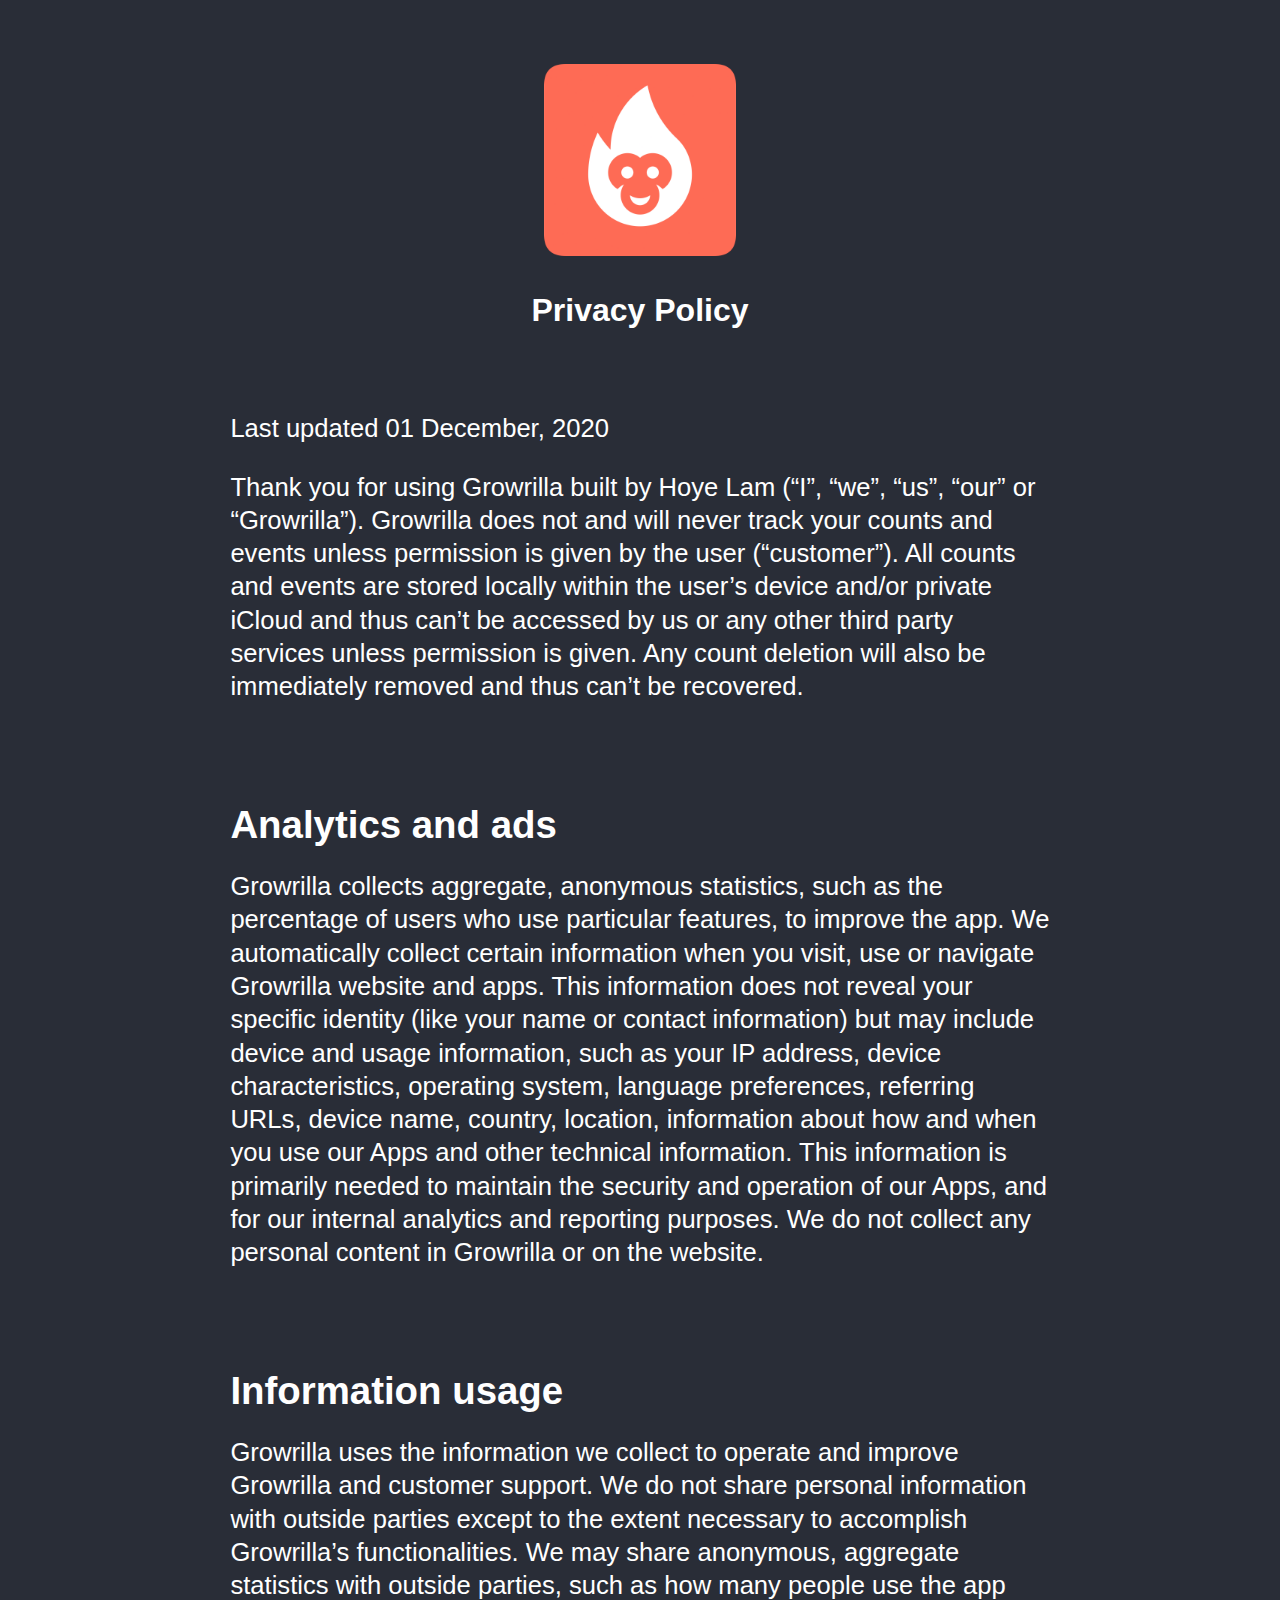
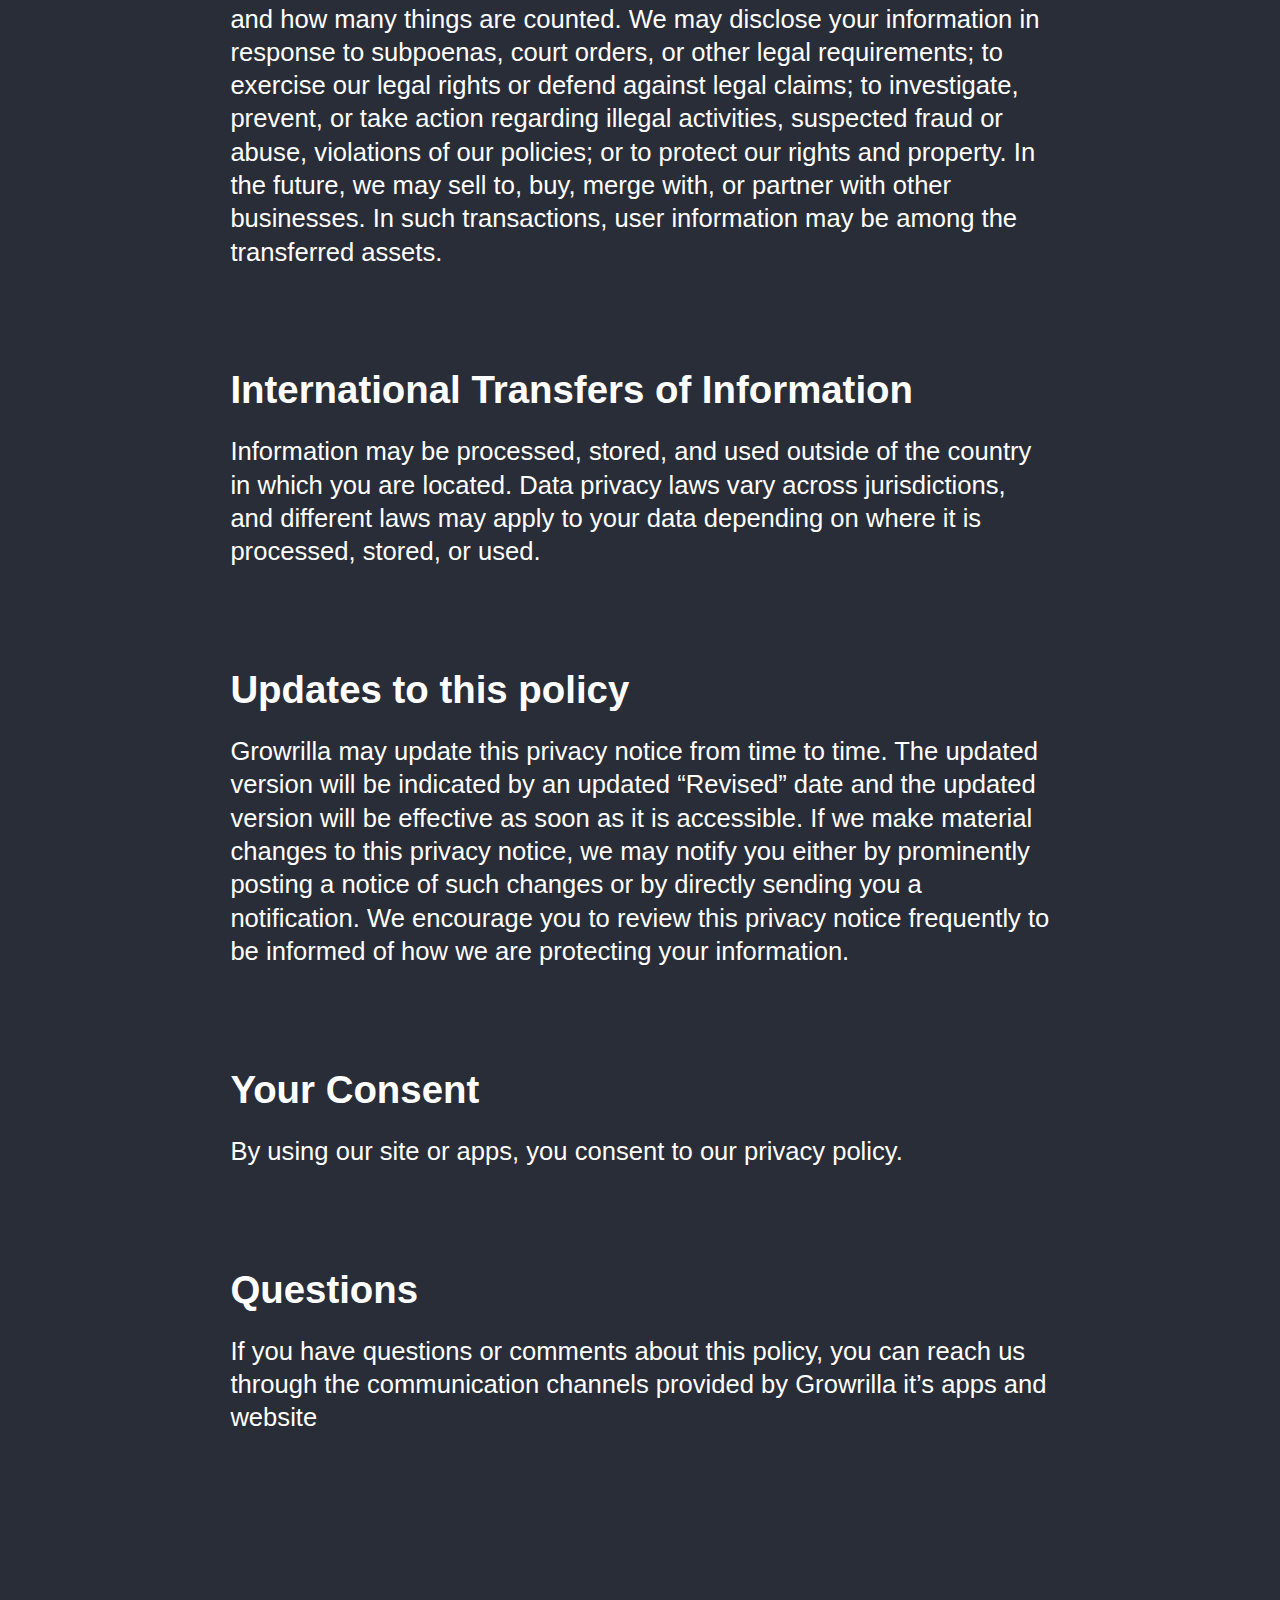
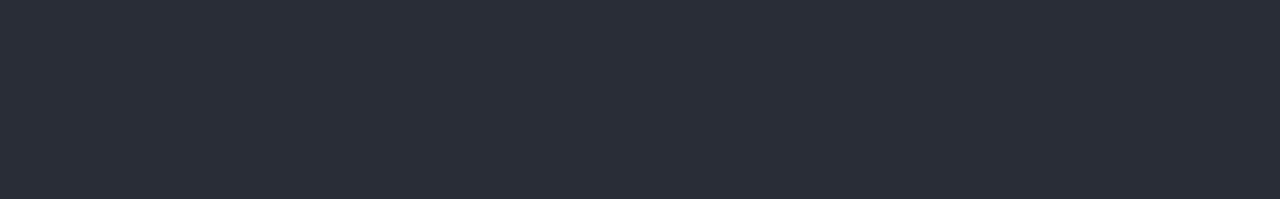
<file: privacy.html>
<!DOCTYPE html>
<html lang="en">

<head>
    <!-- Global site tag (gtag.js) - Google Analytics -->
    <script async src="https://www.googletagmanager.com/gtag/js?id=UA-167515906-1"></script>
    <script>
        window.dataLayer = window.dataLayer || [];
        function gtag(){dataLayer.push(arguments);}
        gtag('js', new Date());

        gtag('config', 'UA-167515906-1');
    </script>
    <meta charset="UTF-8">
    <meta name="viewport" content="width=device-width, initial-scale=1.0">
    <meta http-equiv="X-UA-Compatible" content="ie=edge">
    <meta property="og:site_name" content="Growrilla">
    <meta property="og:title" content="Growrilla Mobile App"/>
    <meta property="og:type" content="website"/>
    <meta property="og:url" content="https://growrilla.app"/>
    <meta property="og:image" content="./images/AppLogo.png"/>
    <meta property="og:description" content="Growrilla - Privacy Policy"/>
    <meta name="title" content="Growrilla Privacy Policy">
    <meta name="description" content="Growrilla - Count Anything">
    <meta name="keywords" content="iOS, Mobile, App, Tracking, Counting, Count, Life, Habit, Habits, Stats, Statistics">
    <link rel="stylesheet" href="css/styles.css">
    <link rel="icon" href="favicon.ico">
    <title>Growrilla</title>
</head>

<body>
    <div>
        <section class="head-section">
            <div class="flex-grid">
                <div class="col">
                    <center>
                        <a href="index.html">
                            <img src="./images/AppLogo.png"class="applogo"></img>
                        </a>
                        <h1 class="subHeading">Privacy Policy</h1>
                    
                    </center>
                </div>
            </div>
        </section>

    </div>

    <center>
    <div style="text-align: left; max-width: 80%;">
        <section class="section">
            <div class="flex-grid">
                <div class="col">
                        <p class="privacyContent">
                            Last updated 01 December, 2020
                        </p>
                        <p class="privacyContent">
                            Thank you for using Growrilla built by Hoye Lam (“I”, “we”, “us”, “our” or “Growrilla”). Growrilla does not and will never track your counts and events unless permission is given by the user (“customer”). 
                            All counts and events are stored locally within the user’s device and/or private iCloud and thus can’t be accessed by us or any other third party services unless permission is given. Any count deletion will also be immediately removed and thus can’t be recovered.
                        </p>
                </div>
            </div>
        </section>

        <section class="section">
            <div class="flex-grid">
                <div class="col">
                        <h1 class="sectionHeading">Analytics and ads</h1>
                        <p class="privacyContent">
                            Growrilla collects aggregate, anonymous statistics, such as the percentage of users who use particular features, to improve the app.
                            We automatically collect certain information when you visit, use or navigate Growrilla website and apps. This information does not reveal your specific identity (like your name or contact information) but may include device and usage information, such as your IP address, device characteristics, operating system, language preferences, referring URLs, device name, country, location, information about how and when you use our Apps and other technical information. This information is primarily needed to maintain the security and operation of our Apps, and for our internal analytics and reporting purposes.
                            
                            We do not collect any personal content in Growrilla or on the website.
                        </p>
                </div>
            </div>
        </section>

        <section class="section">
            <div class="flex-grid">
                <div class="col">
                        <h1 class="sectionHeading">Information usage </h1>
                        <p class="privacyContent">
                            Growrilla uses the information we collect to operate and improve Growrilla and customer support. We do not share personal information with outside parties except to the extent necessary to accomplish Growrilla’s functionalities. We may share anonymous, aggregate statistics with outside parties, such as how many people use the app and how many things are counted. We may disclose your information in response to subpoenas, court orders, or other legal requirements; to exercise our legal rights or defend against legal claims; to investigate, prevent, or take action regarding illegal activities, suspected fraud or abuse, violations of our policies; or to protect our rights and property.
                            In the future, we may sell to, buy, merge with, or partner with other businesses. In such transactions, user information may be among the transferred assets.
                        </p>
                </div>
            </div>
        </section>

        <section class="section">
            <div class="flex-grid">
                <div class="col">
                        <h1 class="sectionHeading">International Transfers of Information</h1>
                        <p class="privacyContent">
                            Information may be processed, stored, and used outside of the country in which you are located. Data privacy laws vary across jurisdictions, and different laws may apply to your data depending on where it is processed, stored, or used.
                        </p>
                </div>
            </div>
        </section>

        <section class="section">
            <div class="flex-grid">
                <div class="col">
                        <h1 class="sectionHeading">Updates to this policy</h1>
                        <p class="privacyContent">
                            Growrilla may update this privacy notice from time to time. The updated version will be indicated by an updated “Revised” date and the updated version will be effective as soon as it is accessible. If we make material changes to this privacy notice, we may notify you either by prominently posting a notice of such changes or by directly sending you a notification. We encourage you to review this privacy notice frequently to be informed of how we are protecting your information. 
                        </p>
                </div>
            </div>
        </section>

        <section class="section">
            <div class="flex-grid">
                <div class="col">
                        <h1 class="sectionHeading">Your Consent</h1>
                        <p class="privacyContent">
                            By using our site or apps, you consent to our privacy policy.
                        </p>
                </div>
            </div>
        </section>

        <section class="section">
            <div class="flex-grid">
                <div class="col">
                        <h1 class="sectionHeading">Questions</h1>
                        <p class="privacyContent">
                            If you have questions or comments about this policy, you can reach us through the communication channels provided by Growrilla it’s apps and website
                        </p>
                </div>
            </div>
        </section>
    </div>
    </center>

    <!-- And more -->
    <section class="footer-section fade-in three">
        <div class="flex-grid fade">
            <div class="col">
                <center>
                <p class="secondarySubHeading" style="padding-top: 2.5%">
                    <a href="tos.html" class="link">Terms and Conditions</a>
                </p>
                <p class="secondarySubHeading" style="padding-top: 2.5%">
                        Development by <a href="https://twitter.com/hoyelam" class="link">Hoye Lam</a>
                </p>
                <p class="secondarySubHeading"">
                    ©2020 Kin-Yee
                </p>
                </center>
            </div>
        </div>
    </section>
</body>

</html>
</file>
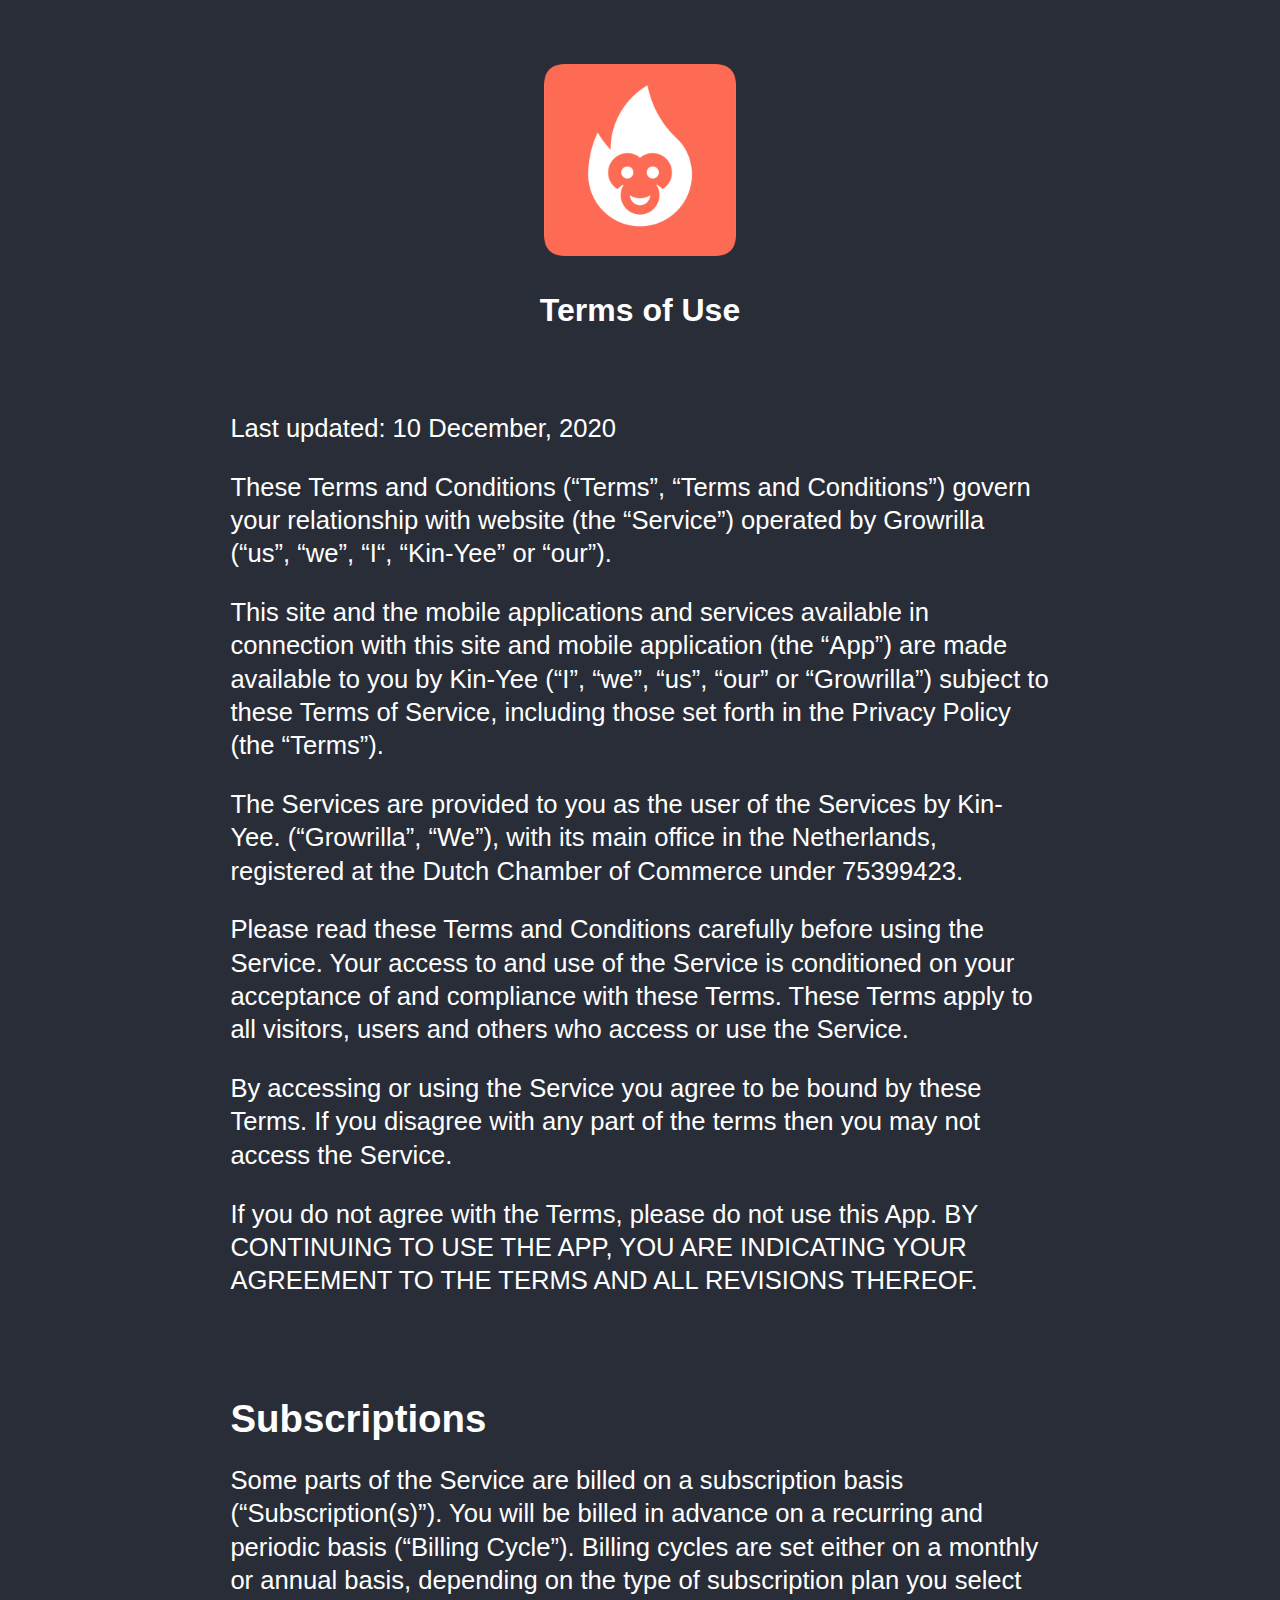
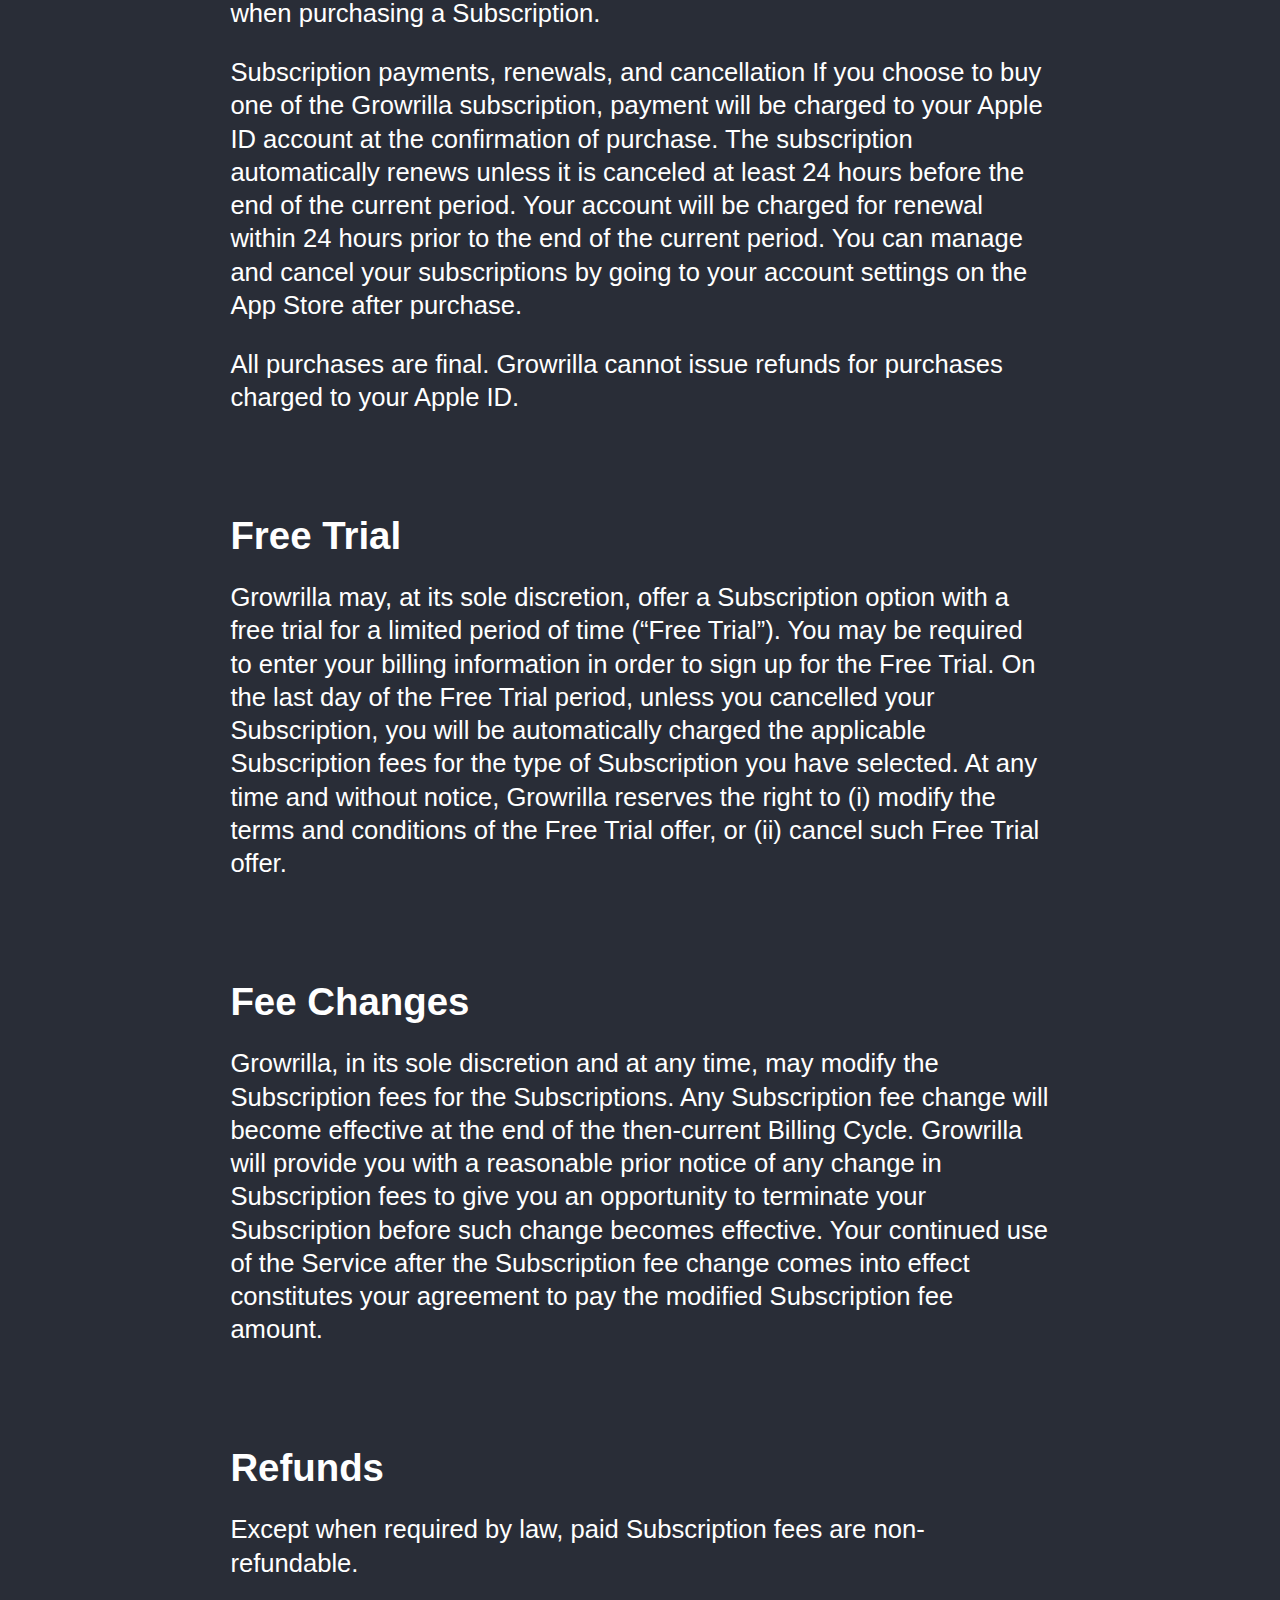
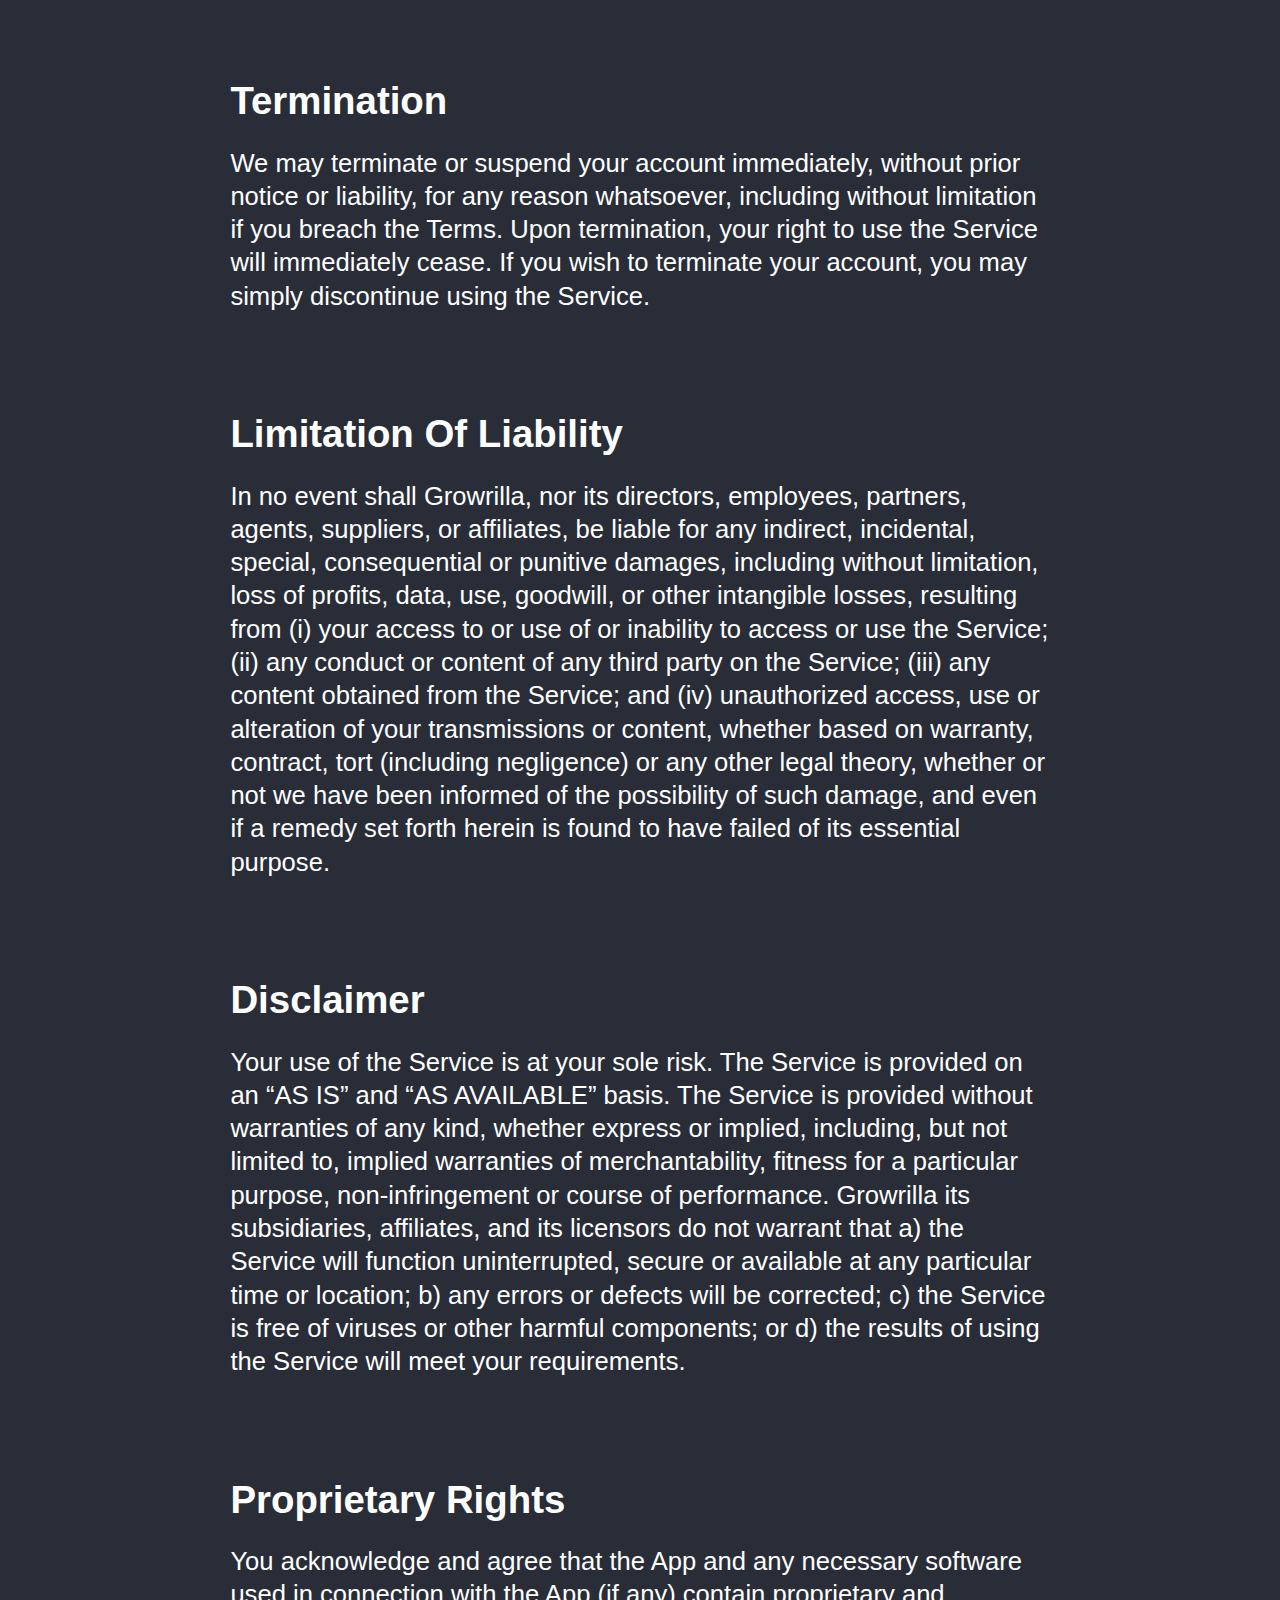
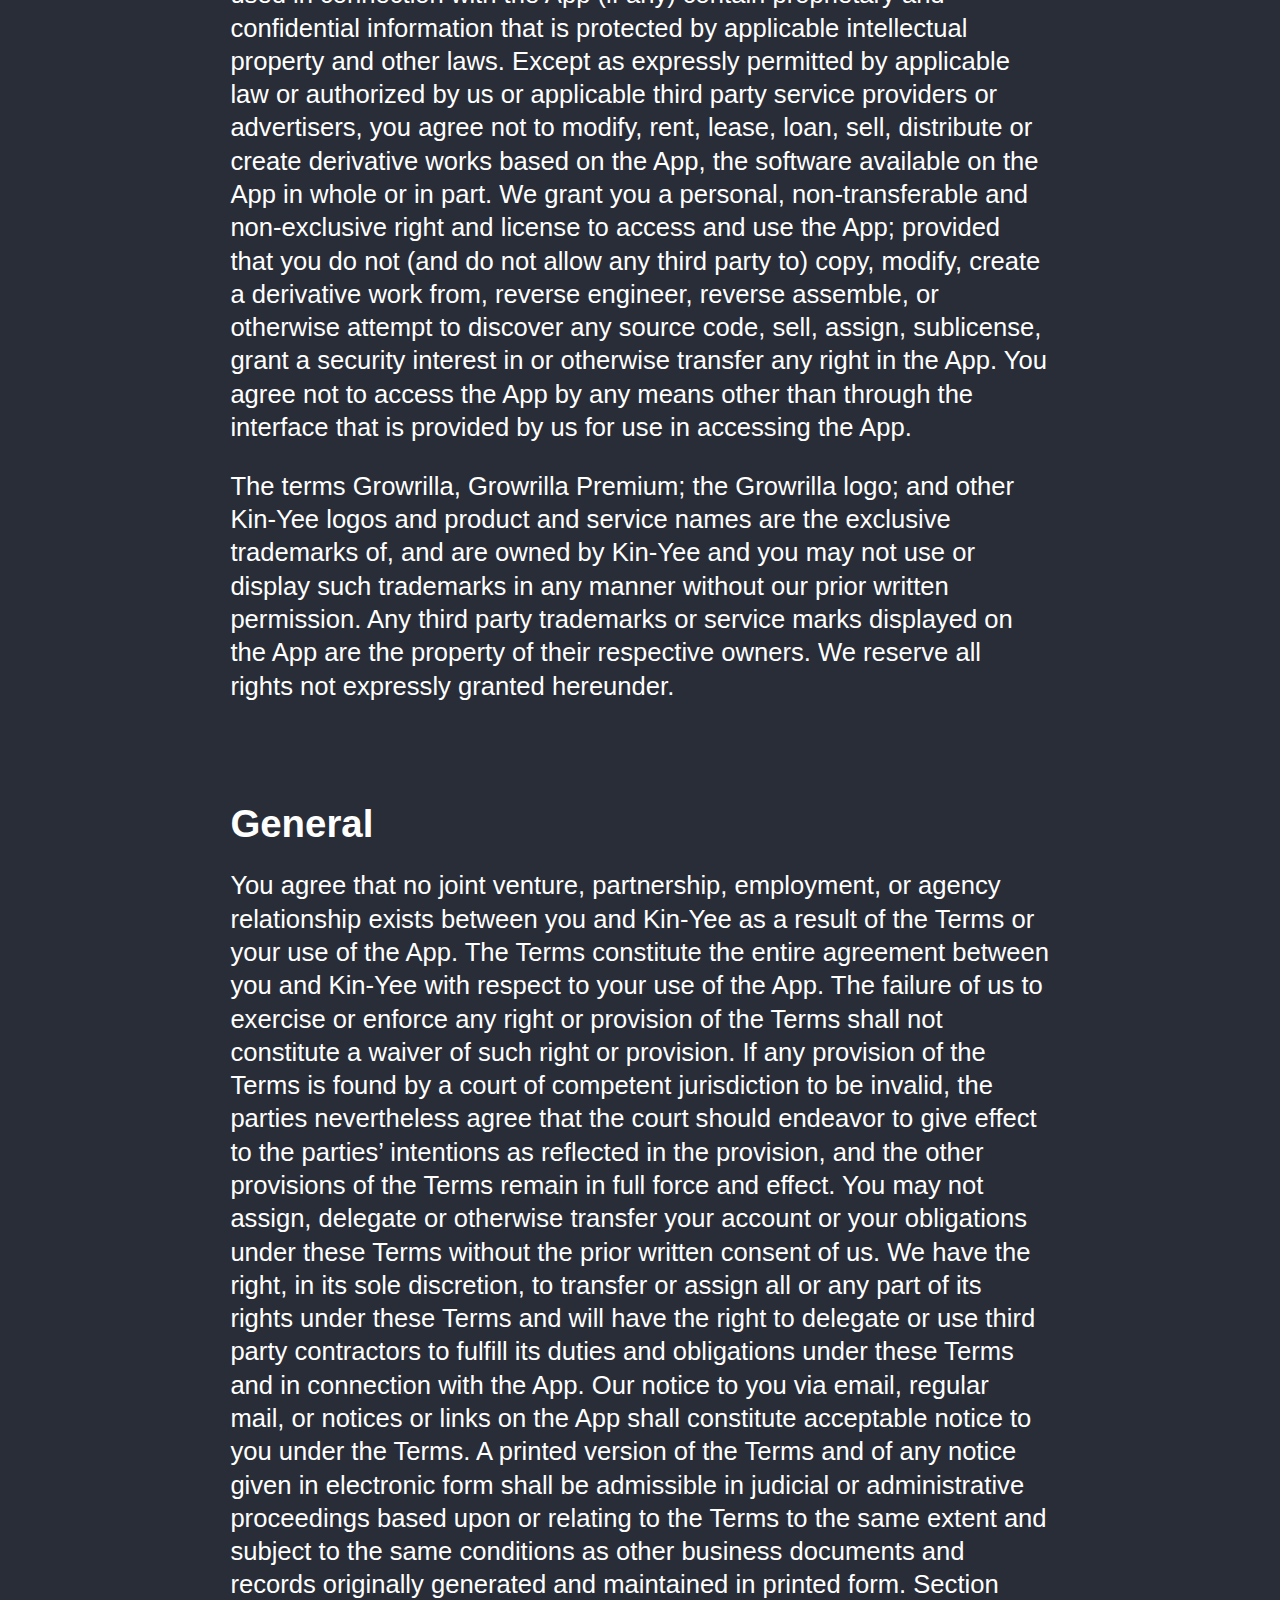
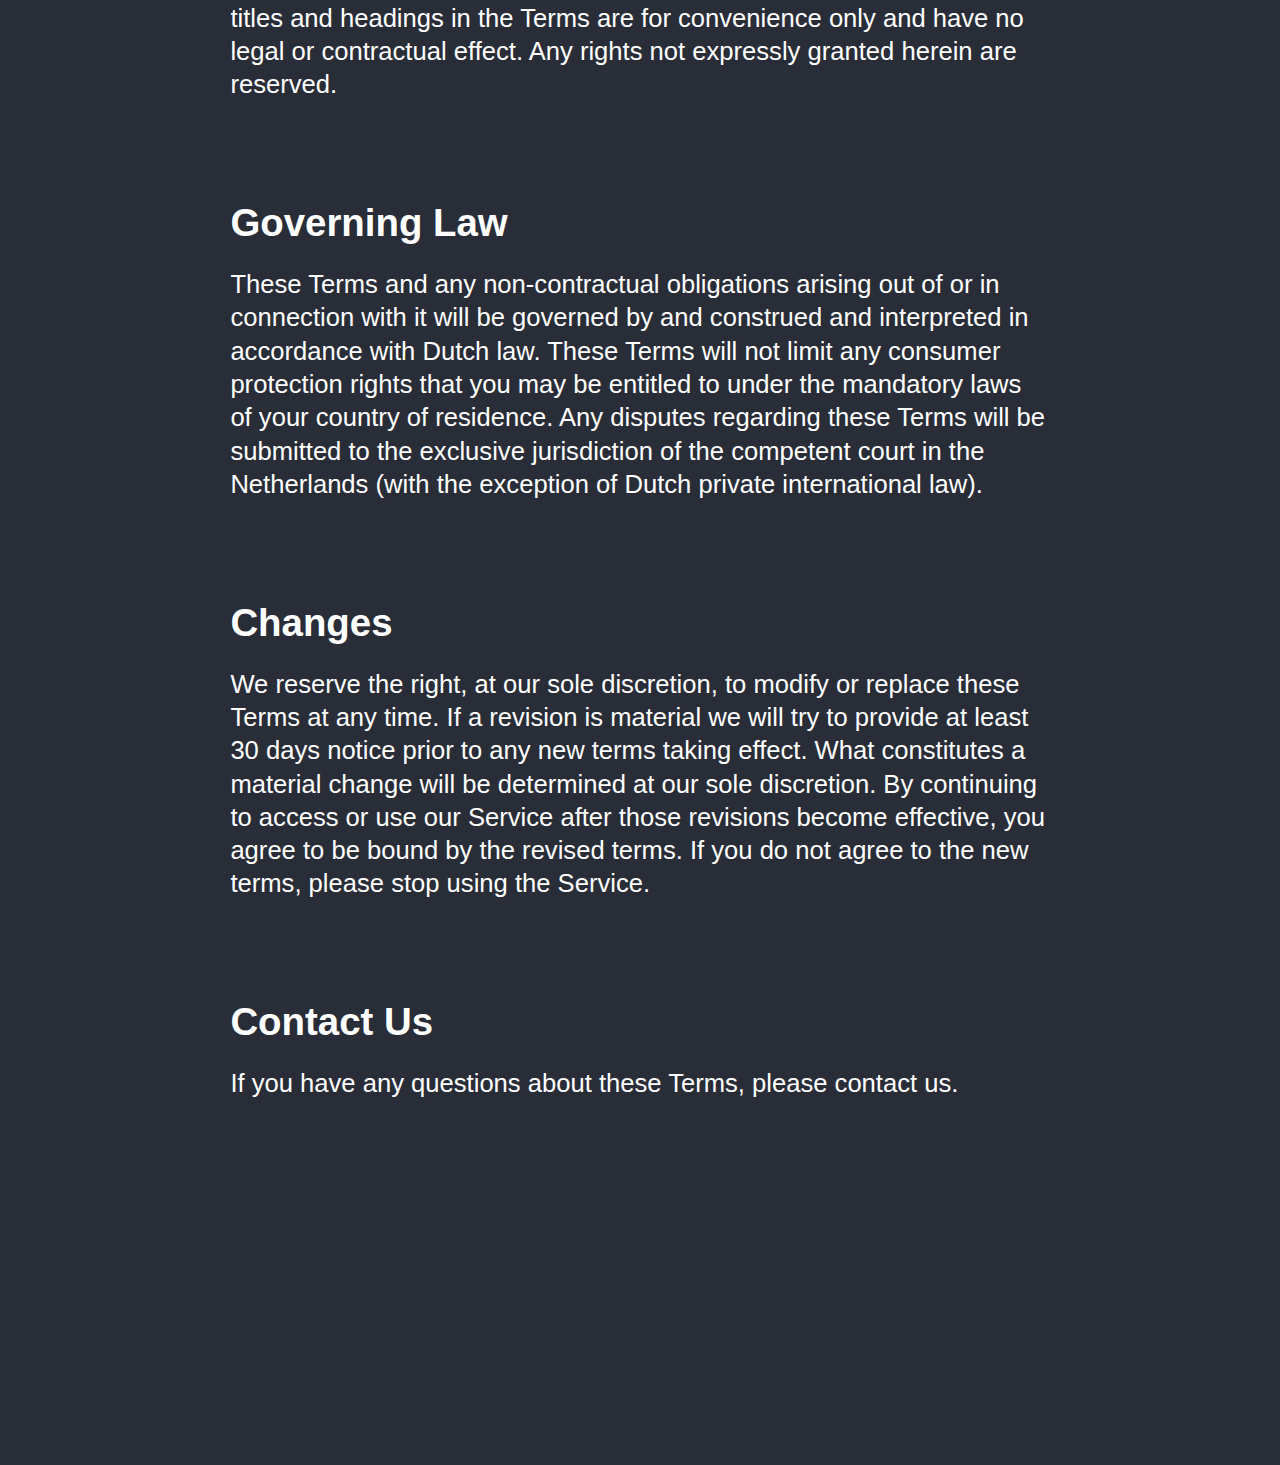
<file: tos.html>
<!DOCTYPE html>
<html lang="en">

<head>
    <!-- Global site tag (gtag.js) - Google Analytics -->
    <script async src="https://www.googletagmanager.com/gtag/js?id=UA-167515906-1"></script>
    <script>
        window.dataLayer = window.dataLayer || [];
        function gtag(){dataLayer.push(arguments);}
        gtag('js', new Date());

        gtag('config', 'UA-167515906-1');
    </script>
    <meta charset="UTF-8">
    <meta name="viewport" content="width=device-width, initial-scale=1.0">
    <meta http-equiv="X-UA-Compatible" content="ie=edge">
    <meta property="og:site_name" content="Growrilla">
    <meta property="og:title" content="Growrilla Mobile App"/>
    <meta property="og:type" content="website"/>
    <meta property="og:url" content="https://growrilla.app"/>
    <meta property="og:image" content="./images/AppLogo.png"/>
    <meta property="og:description" content="Growrilla - Terms of Use"/>
    <meta name="title" content="Growrilla Terms of Use">
    <meta name="description" content="Growrilla - Count Anything">
    <meta name="keywords" content="iOS, Mobile, App, Tracking, Counting, Count, Life, Habit, Habits, Stats, Statistics">
    <link rel="stylesheet" href="css/styles.css">
    <link rel="icon" href="favicon.ico">
    <title>Growrilla</title>
</head>

<body>
    <div>
        <section class="head-section">
            <div class="flex-grid">
                <div class="col">
                    <center>
                        <a href="index.html">
                            <img src="./images/AppLogo.png"class="applogo"></img>
                        </a>
                        <h1 class="subHeading">Terms of Use</h1>
                    
                    </center>
                </div>
            </div>
        </section>

    </div>

    <center>
    <div style="text-align: left; max-width: 80%;">
        <section class="section">
            <div class="flex-grid">
                <div class="col">
                        <p class="privacyContent">
                            Last updated: 10 December, 2020
                        </p>
                        <p class="privacyContent">
                            These Terms and Conditions (“Terms”, “Terms and Conditions”) govern your relationship with website (the “Service”) operated by Growrilla (“us”, “we”, “I“,  “Kin-Yee” or “our”).
                        </p>
                        <p class="privacyContent">
                            This site and the mobile applications and services available in connection with this site and mobile application (the “App”) are made available to you by Kin-Yee  (“I”, “we”, “us”, “our” or “Growrilla”) subject to these Terms of Service, including those set forth in the Privacy Policy (the “Terms”).
                        </p>
                        <p class="privacyContent">
                            The Services are provided to you as the user of the Services by Kin-Yee. (“Growrilla”, “We”), with its main office in the Netherlands, registered at the Dutch Chamber of Commerce under 75399423.
                        </p>
                        <p class="privacyContent">
                            Please read these Terms and Conditions carefully before using the Service.
                            Your access to and use of the Service is conditioned on your acceptance of and compliance with these Terms. These Terms apply to all visitors, users and others who access or use the Service.
                        </p>
                        <p class="privacyContent">
                            By accessing or using the Service you agree to be bound by these Terms. If you disagree with any part of the terms then you may not access the Service.
                        </p>
                        <p class="privacyContent">
                            If you do not agree with the Terms, please do not use this App. BY CONTINUING TO USE THE APP, YOU ARE INDICATING YOUR AGREEMENT TO THE TERMS AND ALL REVISIONS THEREOF.
                        </p>
                </div>
            </div>
        </section>

        <section class="section">
            <div class="flex-grid">
                <div class="col">
                        <h1 class="sectionHeading">Subscriptions</h1>
                        <p class="privacyContent">
                            Some parts of the Service are billed on a subscription basis (“Subscription(s)”). You will be billed in advance on a recurring and periodic basis (“Billing Cycle”). Billing cycles are set either on a monthly or annual basis, depending on the type of subscription plan you select when purchasing a Subscription.
                        </p>
                        <p class="privacyContent">
                            Subscription payments, renewals, and cancellation If you choose to buy one of the Growrilla subscription, payment will be charged to your Apple ID account at the confirmation of purchase. The subscription automatically renews unless it is canceled at least 24 hours before the end of the current period. Your account will be charged for renewal within 24 hours prior to the end of the current period. You can manage and cancel your subscriptions by going to your account settings on the App Store after purchase.
                        </p>
                        <p class="privacyContent">
                            All purchases are final. Growrilla cannot issue refunds for purchases charged to your Apple ID.
                        </p>
                </div>
            </div>
        </section>

        <section class="section">
            <div class="flex-grid">
                <div class="col">
                        <h1 class="sectionHeading">Free Trial</h1>
                        <p class="privacyContent">
                            Growrilla may, at its sole discretion, offer a Subscription option with a free trial for a limited period of time (“Free Trial”).
You may be required to enter your billing information in order to sign up for the Free Trial.
On the last day of the Free Trial period, unless you cancelled your Subscription, you will be automatically charged the applicable Subscription fees for the type of Subscription you have selected.
At any time and without notice, Growrilla reserves the right to (i) modify the terms and conditions of the Free Trial offer, or (ii) cancel such Free Trial offer.
                        </p>
                </div>
            </div>
        </section>

        <section class="section">
            <div class="flex-grid">
                <div class="col">
                        <h1 class="sectionHeading">Fee Changes</h1>
                        <p class="privacyContent">
                            Growrilla, in its sole discretion and at any time, may modify the Subscription fees for the Subscriptions. Any Subscription fee change will become effective at the end of the then-current Billing Cycle.
                            Growrilla will provide you with a reasonable prior notice of any change in Subscription fees to give you an opportunity to terminate your Subscription before such change becomes effective.
                            Your continued use of the Service after the Subscription fee change comes into effect constitutes your agreement to pay the modified Subscription fee amount.                            
                        </p>
                </div>
            </div>
        </section>

        <section class="section">
            <div class="flex-grid">
                <div class="col">
                        <h1 class="sectionHeading">Refunds</h1>
                        <p class="privacyContent">
                            Except when required by law, paid Subscription fees are non-refundable.
                        </p>
                </div>
            </div>
        </section>

        <section class="section">
            <div class="flex-grid">
                <div class="col">
                        <h1 class="sectionHeading">Termination</h1>
                        <p class="privacyContent">
                            We may terminate or suspend your account immediately, without prior notice or liability, for any reason whatsoever, including without limitation if you breach the Terms.
                            Upon termination, your right to use the Service will immediately cease. If you wish to terminate your account, you may simply discontinue using the Service.
                        </p>
                </div>
            </div>
        </section>

        <section class="section">
            <div class="flex-grid">
                <div class="col">
                        <h1 class="sectionHeading">Limitation Of Liability</h1>
                        <p class="privacyContent">
                            In no event shall Growrilla, nor its directors, employees, partners, agents, suppliers, or affiliates, be liable for any indirect, incidental, special, consequential or punitive damages, including without limitation, loss of profits, data, use, goodwill, or other intangible losses, resulting from (i) your access to or use of or inability to access or use the Service; (ii) any conduct or content of any third party on the Service; (iii) any content obtained from the Service; and (iv) unauthorized access, use or alteration of your transmissions or content, whether based on warranty, contract, tort (including negligence) or any other legal theory, whether or not we have been informed of the possibility of such damage, and even if a remedy set forth herein is found to have failed of its essential purpose.
                        </p>
                </div>
            </div>
        </section>

        <section class="section">
            <div class="flex-grid">
                <div class="col">
                        <h1 class="sectionHeading">Disclaimer</h1>
                        <p class="privacyContent">
                            Your use of the Service is at your sole risk. The Service is provided on an “AS IS” and “AS AVAILABLE” basis. The Service is provided without warranties of any kind, whether express or implied, including, but not limited to, implied warranties of merchantability, fitness for a particular purpose, non-infringement or course of performance.
                            Growrilla its subsidiaries, affiliates, and its licensors do not warrant that a) the Service will function uninterrupted, secure or available at any particular time or location; b) any errors or defects will be corrected; c) the Service is free of viruses or other harmful components; or d) the results of using the Service will meet your requirements.
                        </p>
                </div>
            </div>
        </section>

        <section class="section">
            <div class="flex-grid">
                <div class="col">
                        <h1 class="sectionHeading">Proprietary Rights</h1>
                        <p class="privacyContent"> 
                            You acknowledge and agree that the App and any necessary software used in connection with the App (if any) contain proprietary and confidential information that is protected by applicable intellectual property and other laws. Except as expressly permitted by applicable law or authorized by us or applicable third party service providers or advertisers, you agree not to modify, rent, lease, loan, sell, distribute or create derivative works based on the App, the software available on the App in whole or in part.
                            We grant you a personal, non-transferable and non-exclusive right and license to access and use the App; provided that you do not (and do not allow any third party to) copy, modify, create a derivative work from, reverse engineer, reverse assemble, or otherwise attempt to discover any source code, sell, assign, sublicense, grant a security interest in or otherwise transfer any right in the App. You agree not to access the App by any means other than through the interface that is provided by us for use in accessing the App.  
                        </p>
                        <p class="privacyContent"> 
                            The terms Growrilla, Growrilla Premium; the Growrilla logo; and other Kin-Yee logos and product and service names are the exclusive trademarks of, and are owned by Kin-Yee and you may not use or display such trademarks in any manner without our prior written permission. Any third party trademarks or service marks displayed on the App are the property of their respective owners.
                            We reserve all rights not expressly granted hereunder.
                        </p>
                </div>
            </div>
        </section>

        <section class="section">
            <div class="flex-grid">
                <div class="col">
                        <h1 class="sectionHeading">General</h1>
                        <p class="privacyContent"> 
                            You agree that no joint venture, partnership, employment, or agency relationship exists between you and Kin-Yee as a result of the Terms or your use of the App. The Terms constitute the entire agreement between you and Kin-Yee with respect to your use of the App. The failure of us to exercise or enforce any right or provision of the Terms shall not constitute a waiver of such right or provision. If any provision of the Terms is found by a court of competent jurisdiction to be invalid, the parties nevertheless agree that the court should endeavor to give effect to the parties’ intentions as reflected in the provision, and the other provisions of the Terms remain in full force and effect. You may not assign, delegate or otherwise transfer your account or your obligations under these Terms without the prior written consent of us. We have the right, in its sole discretion, to transfer or assign all or any part of its rights under these Terms and will have the right to delegate or use third party contractors to fulfill its duties and obligations under these Terms and in connection with the App. Our notice to you via email, regular mail, or notices or links on the App shall constitute acceptable notice to you under the Terms. A printed version of the Terms and of any notice given in electronic form shall be admissible in judicial or administrative proceedings based upon or relating to the Terms to the same extent and subject to the same conditions as other business documents and records originally generated and maintained in printed form. Section titles and headings in the Terms are for convenience only and have no legal or contractual effect. Any rights not expressly granted herein are reserved.
                        </p>
                </div>
            </div>
        </section>

        <section class="section">
            <div class="flex-grid">
                <div class="col">
                        <h1 class="sectionHeading">Governing Law</h1>
                        <p class="privacyContent"> 
                            These Terms and any non-contractual obligations arising out of or in connection with it will be governed by and construed and interpreted in accordance with Dutch law. These Terms will not limit any consumer protection rights that you may be entitled to under the mandatory laws of your country of residence. Any disputes regarding these Terms will be submitted to the exclusive jurisdiction of the competent court in the Netherlands (with the exception of Dutch private international law).
                        </p>
                </div>
            </div>
        </section>

        <section class="section">
            <div class="flex-grid">
                <div class="col">
                        <h1 class="sectionHeading">Changes</h1>
                        <p class="privacyContent"> 
                            We reserve the right, at our sole discretion, to modify or replace these Terms at any time. If a revision is material we will try to provide at least 30 days notice prior to any new terms taking effect. What constitutes a material change will be determined at our sole discretion. By continuing to access or use our Service after those revisions become effective, you agree to be bound by the revised terms. If you do not agree to the new terms, please stop using the Service.
                        </p>
                </div>
            </div>
        </section>

        <section class="section">
            <div class="flex-grid">
                <div class="col">
                        <h1 class="sectionHeading">Contact Us</h1>
                        <p class="privacyContent"> 
                            If you have any questions about these Terms, please contact us.
                        </p>
                </div>
            </div>
        </section>
    </div>
    </center>

    <!-- And more -->
    <section class="footer-section fade-in three">
        <div class="flex-grid fade">
            <div class="col">
                <center>
                <p class="secondarySubHeading" style="padding-top: 2.5%">
                        <a href="privacy.html" class="link">Privacy Policy</a>
                </p>
                <p class="secondarySubHeading" style="padding-top: 2.5%">
                        Development by <a href="https://twitter.com/hoyelam" class="link">Hoye Lam</a>
                </p>
                <p class="secondarySubHeading"">
                    ©2020 Kin-Yee
                </p>
                </center>
            </div>
        </div>
    </section>
</body>

</html>
</file>
<file: css/styles.css>
.navbar {
    padding-top: 2em;
    padding-bottom: 2em;
    margin-bottom: 2em;
    display: block;
}

.container {
    font-size: 1.5vw;
    max-width: 50rem;
    padding-left: 1rem;
    padding-right: 1rem;
    margin-left: auto;
    margin-right: auto;
}

.right {
    float: right;
}

.left {
    float: left;
}

body {
    margin: 0;
    text-align: center;
    font-family: -apple-system, "Helvetica Neue", Helvetica, Arial, sans-serif;
    background-color: #292D37;
}

.privacyContent {
    text-align: left;
    font-family: -apple-system, "Helvetica Neue", Helvetica, Arial, sans-serif;
    color: white;
    font-size: 2vw;
    line-height: 1.3em;
    margin-left: 10%;
    margin-right: 10%;
}

.applogo {
    width: 15%;
    margin-bottom: 1%;
}

.link{
    color: #FD6A56;
    text-decoration: none;
}

@media only screen and (min-width: 600px) {
    .head-section {
        padding-top: 5%;
        background-color: #292D37;
        padding-bottom: 3%;
    }

    .footer-section {
        height: 20%;
        background-color: #292D37;
    }

    .appstoreLink {
        font-size: 1.8vw;
        border-width: 2px;
        border-color: #18C8B5;
        border-style: solid;
        color: #18C8B5;
        border-radius: 50px;
        background-color: none;
        padding-top: 1%;
        padding-bottom: 1%;
        padding-left: 3%;
        padding-right: 3%;
        text-decoration: none;
        transition: 0.5s;
        font-weight: 700;
        margin-bottom: 2.5%;
    }

    .appstoreLink:hover {
        font-size: 1.8vw;
        border-width: 2px;
        border-color: #FD6A56;
        border-style: solid;
        color: #fff;
        border-radius: 50px;
        background-color: #FD6A56;
        padding-top: 1%;
        padding-bottom: 1%;
        padding-left: 3%;
        padding-right: 3%;
        text-decoration: none;
        transition: 0.5s;
        font-weight: 700;
        margin-bottom: 2.5%;
    }

    .section {
        background-color: #292D37;
        z-index: 999;
        border-radius: 0px;
    }

    .sectionHeading {
        color: #fff;
        line-height: 1em;
        margin-left: 10%;
        margin-right: 10%;
        padding-top: 5%;
        font-size: 3vw;
    }

    .mainHeading {
        color: #fff;
        font-size: 5vw;
        line-height: 0.2em;
        font-weight: 700;
    }

    .subHeading {
        color: #FFF;
        font-size: 2.5vw;
        line-height: 1em;
    }

    .secondarySubHeading {
        color: #8b8c9f;
        font-size: 2vw;
        line-height: 1em;
        width: 50%;
        opacity: 0.5;
        padding-bottom: 2.5%;
    }

    .threadHeading {
        color: #fff;
        line-height: 1em;
        margin-left: 10%;
        margin-right: 10%;
        padding-top: 30%;
        font-size: 3vw;
    }

    .threadSubHeading,
    .threadSubHeading1 {
        color: #8b8c9f;
        font-size: 2vw;
        line-height: 1em;
        padding-bottom: 10%;
        margin-left: 10%;
        margin-right: 10%;
    }

    .threadSubHeading1 {
        width: 50%;
        font-size: 2vw;
    }

    .col {
        flex: 1;
    }

    .flex-grid {
        display: flex;
    }

    .image1 {
        background-color: #131217;
        width: 100%;
    }

    .image2 {
        width: 60%;

    }

    .fade-in.one {
        -webkit-animation-delay: 0.1s;
        -moz-animation-delay: 0.1s;
        animation-delay: 0.1s;
    }

    .fade-in.two {
        -webkit-animation-delay: 1.2s;
        -moz-animation-delay: 1.2s;
        animation-delay: 1.2s;
    }

    .fade-in.three {
        -webkit-animation-delay: 1.8s;
        -moz-animation-delay: 1.8s;
        animation-delay: 1.8s;
    }

    .fade-in.four {
        -webkit-animation-delay: 2.0s;
        -moz-animation-delay: 2.0s;
        animation-delay: 2.0s;
    }


    @-webkit-keyframes fadeIn {
        from {
            opacity: 0;
        }

        to {
            opacity: 1;
        }
    }

    @-moz-keyframes fadeIn {
        from {
            opacity: 0;
        }

        to {
            opacity: 1;
        }
    }

    @keyframes fadeIn {
        from {
            opacity: 0;
        }

        to {
            opacity: 1;
        }
    }


    .fade-in {
        opacity: 0;
        -webkit-animation: fadeIn ease-in 1;
        -moz-animation: fadeIn ease-in 1;
        animation: fadeIn ease-in 1;

        -webkit-animation-fill-mode: forwards;
        -moz-animation-fill-mode: forwards;
        animation-fill-mode: forwards;

        -webkit-animation-duration: 1s;
        -moz-animation-duration: 1s;
        animation-duration: 1s;
    }
}

@media only screen and (max-width: 600px) {
    .head-section {
        padding-top: 15%;
        background-color: #292D37;
        padding-bottom: 20%;
    }

    .footer-section {
        height: 20%;
        background-color: #292D37;
    }

    .appstoreLink {
        font-size: 6vw;
        border-width: 2px;
        border-color: #FD6A56;
        border-style: solid;
        color: #FD6A56;
        border-radius: 50px;
        background-color: none;
        padding-top: 3%;
        padding-bottom: 3%;
        padding-left: 10%;
        padding-right: 10%;
        text-decoration: none;
        transition: 0.5s;
        font-weight: 700;
        margin-bottom: 2.5%;
    }

    .appstoreLink:hover {
        font-size: 6vw;
        border-width: 2px;
        border-color: #FD6A56;
        border-style: solid;
        color: #FFF;
        border-radius: 50px;
        background-color: #FD6A56;
        padding-top: 3%;
        padding-bottom: 3%;
        padding-left: 10%;
        padding-right: 10%;
        text-decoration: none;
        transition: 0.5s;
        font-weight: 700;
        margin-bottom: 2.5%;
    }

    .section {
        border-bottom-width: 2px;
        border-bottom-color: #FD6A56;
        border-bottom-style: solid;

        padding-top: 5%;
        background-color: #292D37;
        z-index: 999;
        border-radius: 0px;
    }

    .mainHeading {
        color: #fff;
        font-size: 16vw;
        line-height: 0.2em;
        font-weight: 700;
        text-align: center;
    }

    .sectionHeading {
        color: #fff;
        line-height: 1em;
        margin-left: 10%;
        margin-right: 10%;
        padding-top: 5%;
        font-size: 8vw;
        text-align: center;
    }

    .subHeading {
        color: #FFF;
        font-size: 8vw;
        line-height: 1em;
        width: 90%;
        text-align: center;
    }

    .secondarySubHeading {
        color: #9C9C9C;
        font-size: 6vw;
        line-height: 1em;
        width: 90%;
        opacity: 0.5;
        padding-bottom: 10%;
        text-align: center;
    }

    .threadHeading {
        color: #fff;
        line-height: 1em;
        margin-left: 10%;
        margin-right: 10%;
        padding-top: 5%;
        font-size: 8vw;
        text-align: center;
    }

    .threadSubHeading,
    .threadSubHeading1 {
        color: #fff;
        font-size: 6vw;
        line-height: 1em;
        padding-bottom: 10%;
        opacity: 0.5;
        text-align: center;
    }

    .threadSubHeading1 {
        width: 90%;
        font-size: 6vw;
        line-height: 1em;
        text-align: center;
    }

    .image1 {
        background-color: #131217;
        width: 100%;
    }

    .image2 {
        margin-top: 5%;
        width: 100%;
    }

    .fade-in.one {
        -webkit-animation-delay: 0.1s;
        -moz-animation-delay: 0.1s;
        animation-delay: 0.1s;
    }

    .fade-in.two {
        -webkit-animation-delay: 1.2s;
        -moz-animation-delay: 1.2s;
        animation-delay: 1.2s;
    }

    .fade-in.three {
        -webkit-animation-delay: 1.8s;
        -moz-animation-delay: 1.8s;
        animation-delay: 1.8s;
    }

    .fade-in.four {
        -webkit-animation-delay: 2.0s;
        -moz-animation-delay: 2.0s;
        animation-delay: 2.0s;
    }

    @-webkit-keyframes fadeIn {
        from {
            opacity: 0;
        }

        to {
            opacity: 1;
        }
    }

    @-moz-keyframes fadeIn {
        from {
            opacity: 0;
        }

        to {
            opacity: 1;
        }
    }

    @keyframes fadeIn {
        from {
            opacity: 0;
        }

        to {
            opacity: 1;
        }
    }


    .fade-in {
        opacity: 0;
        -webkit-animation: fadeIn ease-in 1;
        -moz-animation: fadeIn ease-in 1;
        animation: fadeIn ease-in 1;

        -webkit-animation-fill-mode: forwards;
        -moz-animation-fill-mode: forwards;
        animation-fill-mode: forwards;

        -webkit-animation-duration: 1s;
        -moz-animation-duration: 1s;
        animation-duration: 1s;
    }
}
</file>
